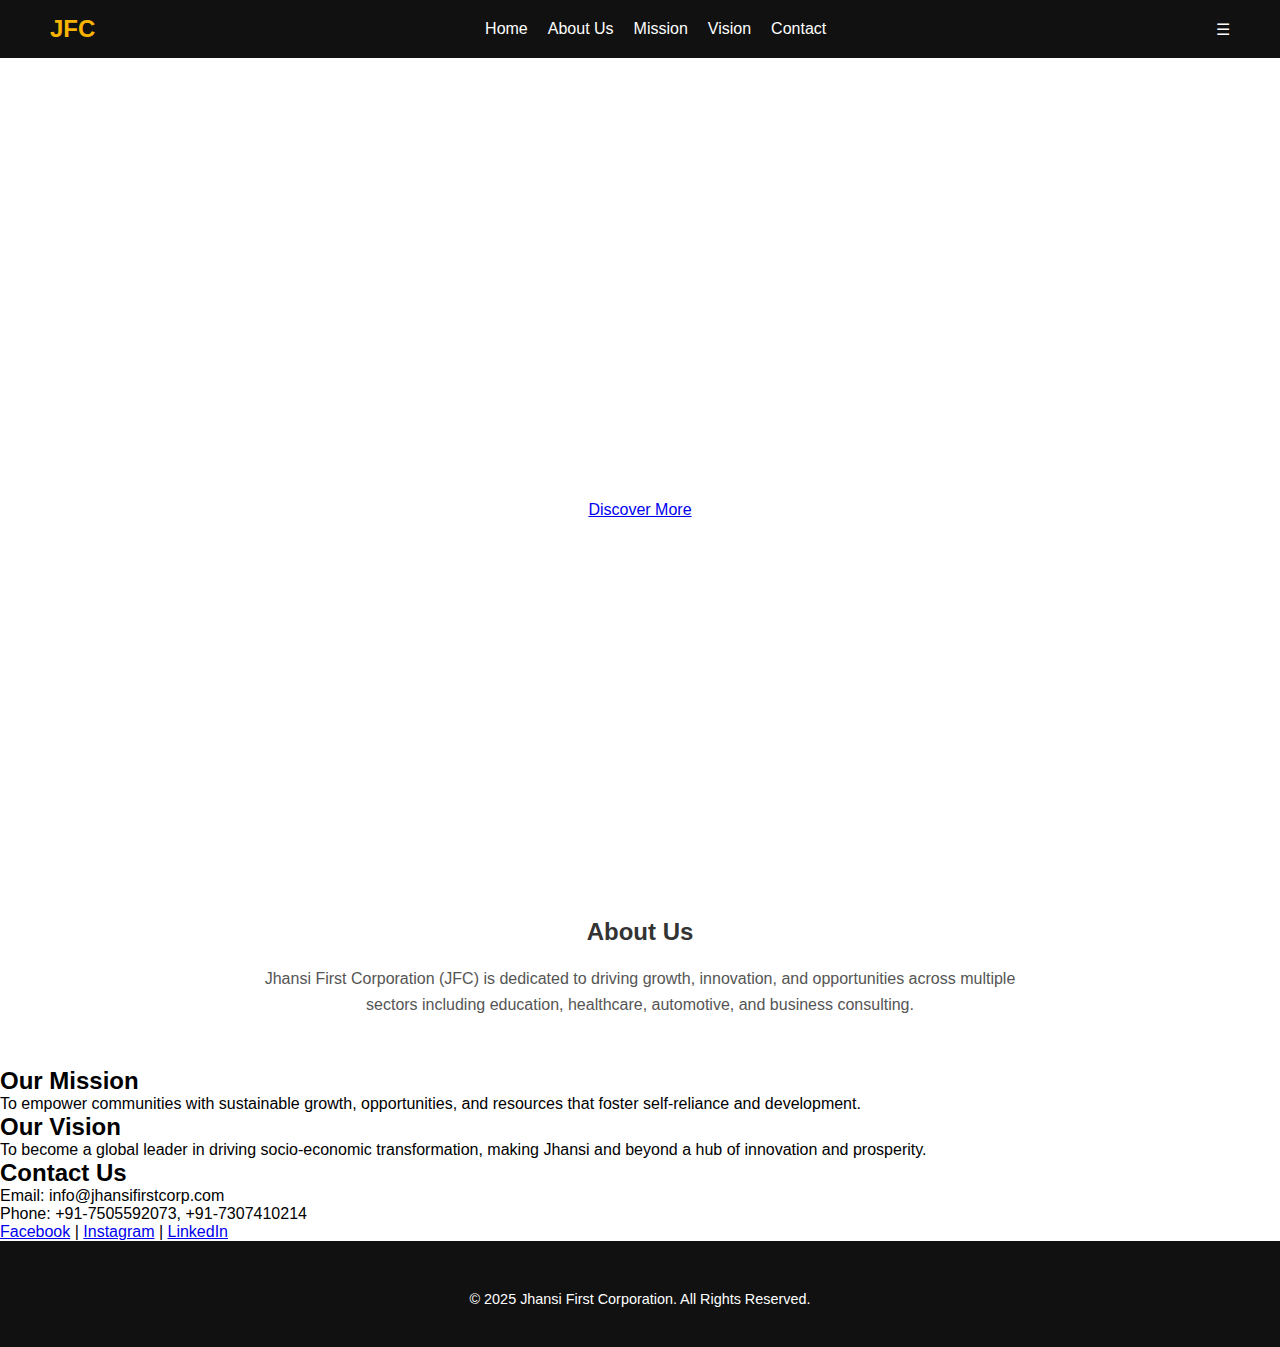
<file: JFC/Index.html>
<!DOCTYPE html>
<html lang="en">
<head>
  <meta charset="UTF-8">
  <meta name="viewport" content="width=device-width, initial-scale=1.0">
  <title>Jhansi First Corporation</title>
  <link rel="stylesheet" href="Style.css">
  <link href="https://fonts.googleapis.com/css2?family=Poppins:wght@300;500;700&display=swap" rel="stylesheet">
</head>
<body>
  <!-- Navigation Bar -->
  <header>
    <nav class="navbar">
      <div class="logo">JFC</div>
      <ul class="nav-links">
        <li><a href="#home">Home</a></li>
        <li><a href="#about">About Us</a></li>
        <li><a href="#mission">Mission</a></li>
        <li><a href="#vision">Vision</a></li>
        <li><a href="#contact">Contact</a></li>
      </ul>
      <div class="menu-toggle">&#9776;</div>
    </nav>
  </header>

  <!-- Hero Section -->
  <section id="home" class="hero">
    <div class="hero-content">
      <h1 class="fade-in">Jhansi First Corporation</h1>
      <p class="slide-up">Building a Better Future Together</p>
      <a href="#about" class="btn">Discover More</a>
    </div>
  </section>

  <!-- About Section -->
  <section id="about" class="about">
    <h2>About Us</h2>
    <p>Jhansi First Corporation (JFC) is dedicated to driving growth, innovation, and opportunities across multiple sectors including education, healthcare, automotive, and business consulting.</p>
  </section>

  <!-- Mission Section -->
  <section id="mission" class="mission">
    <h2>Our Mission</h2>
    <p>To empower communities with sustainable growth, opportunities, and resources that foster self-reliance and development.</p>
  </section>

  <!-- Vision Section -->
  <section id="vision" class="vision">
    <h2>Our Vision</h2>
    <p>To become a global leader in driving socio-economic transformation, making Jhansi and beyond a hub of innovation and prosperity.</p>
  </section>

  <!-- Contact Section -->
  <section id="contact" class="contact">
    <h2>Contact Us</h2>
    <p>Email: info@jhansifirstcorp.com</p>
    <p>Phone: +91-7505592073, +91-7307410214</p>
    <div class="social-icons">
      <a href="#">Facebook</a> |
      <a href="#">Instagram</a> |
      <a href="#">LinkedIn</a>
    </div>
  </section>

  <!-- Footer -->
  <footer>
    <p>&copy; 2025 Jhansi First Corporation. All Rights Reserved.</p>
  </footer>

  <script>
    // Toggle menu on mobile
    const menuToggle = document.querySelector('.menu-toggle');
    const navLinks = document.querySelector('.nav-links');
    menuToggle.addEventListener('click', () => {
      navLinks.classList.toggle('active');
    });
  </script>
</body>
</html>
</file>
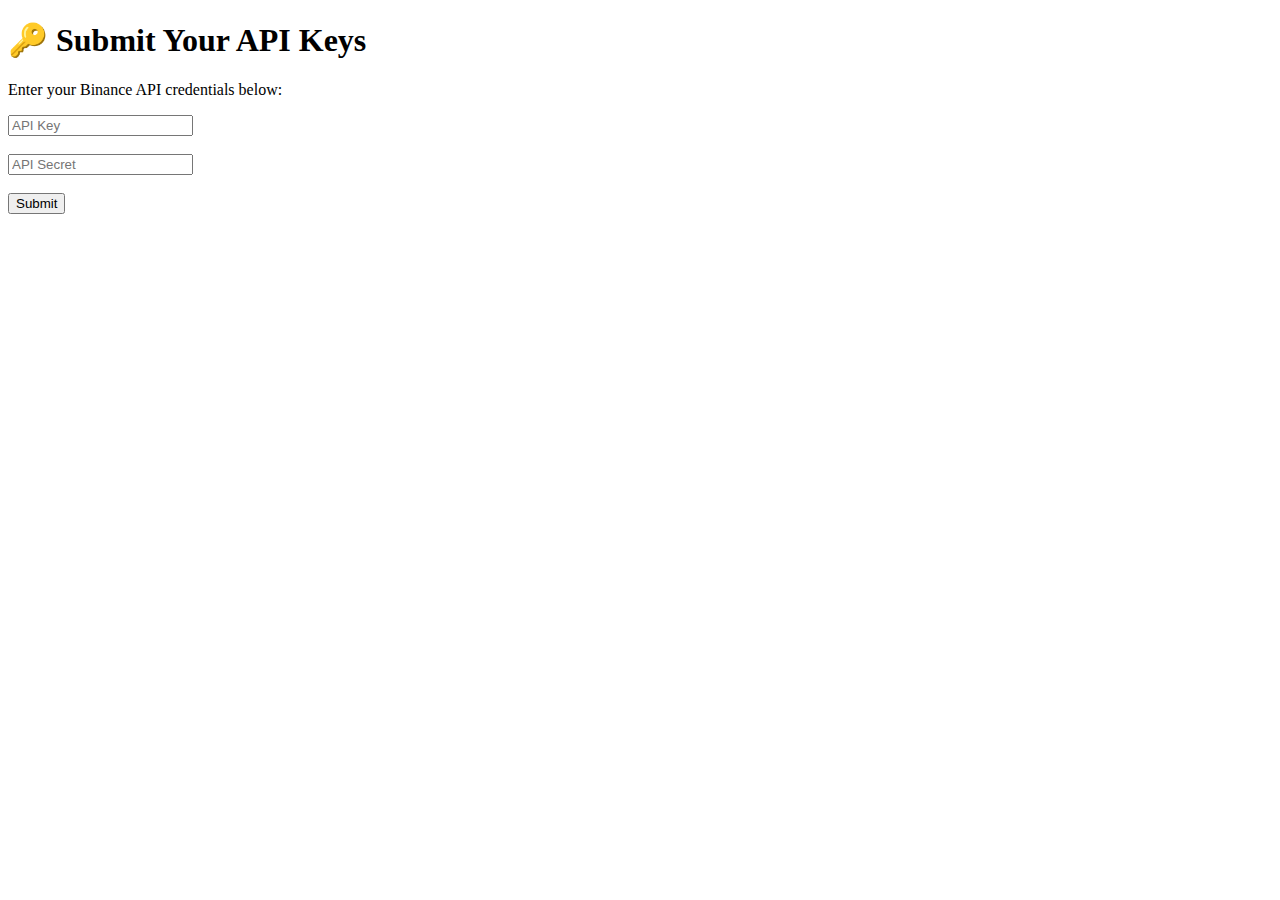
<file: BHIXU-BOT/bot-setup.html>
<!-- bot-setup.html -->
<!DOCTYPE html>
<html>
<head>
  <title>Connect Bot</title>
</head>
<body>
  <h1>🔑 Submit Your API Keys</h1>
  <p>Enter your Binance API credentials below:</p>

  <input type="text" id="apiKey" placeholder="API Key"><br><br>
  <input type="password" id="apiSecret" placeholder="API Secret"><br><br>
  <button onclick="submitApiKeys()">Submit</button>

  <p id="response"></p>

  <script src="script.js"></script>
</body>
</html>
</file>
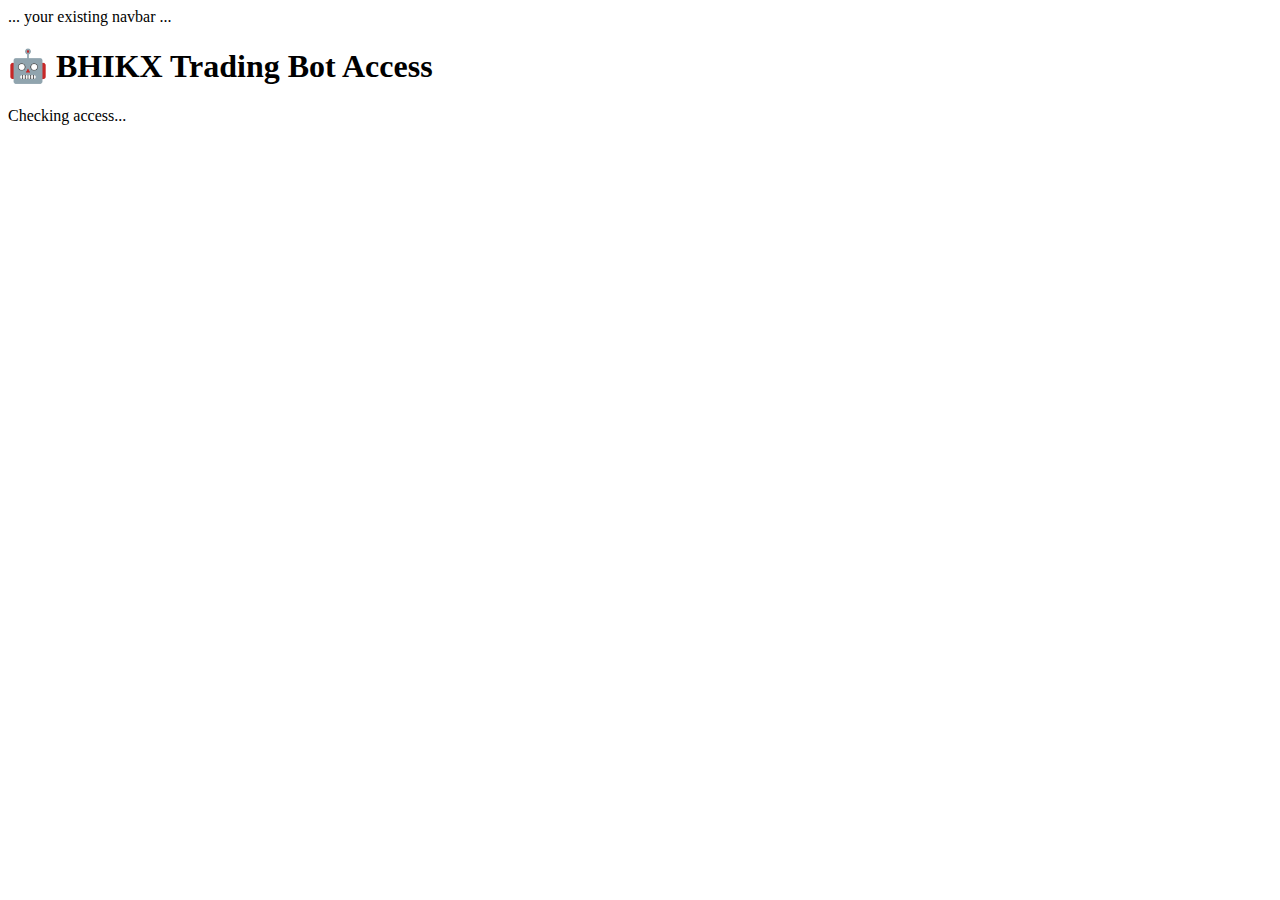
<file: BHIXU-BOT/bot.html>
<!DOCTYPE html>
<html>
<head>
  <title>BHIX Trading Bot</title>
  <link rel="stylesheet" href="style.css">
</head>
<body>
  <div id="navbar">... your existing navbar ...</div>

  <main class="bot-container">
    <h1>🤖 BHIKX Trading Bot Access</h1>
    <p id="bot-status">Checking access...</p>
    <div id="bot-key-box" style="display: none;">
      <p>Your Access Key:</p>
      <code id="bot-key"></code>
    </div>
  </main>

  <script src="script.js"></script>
</body>
</html>
</file>
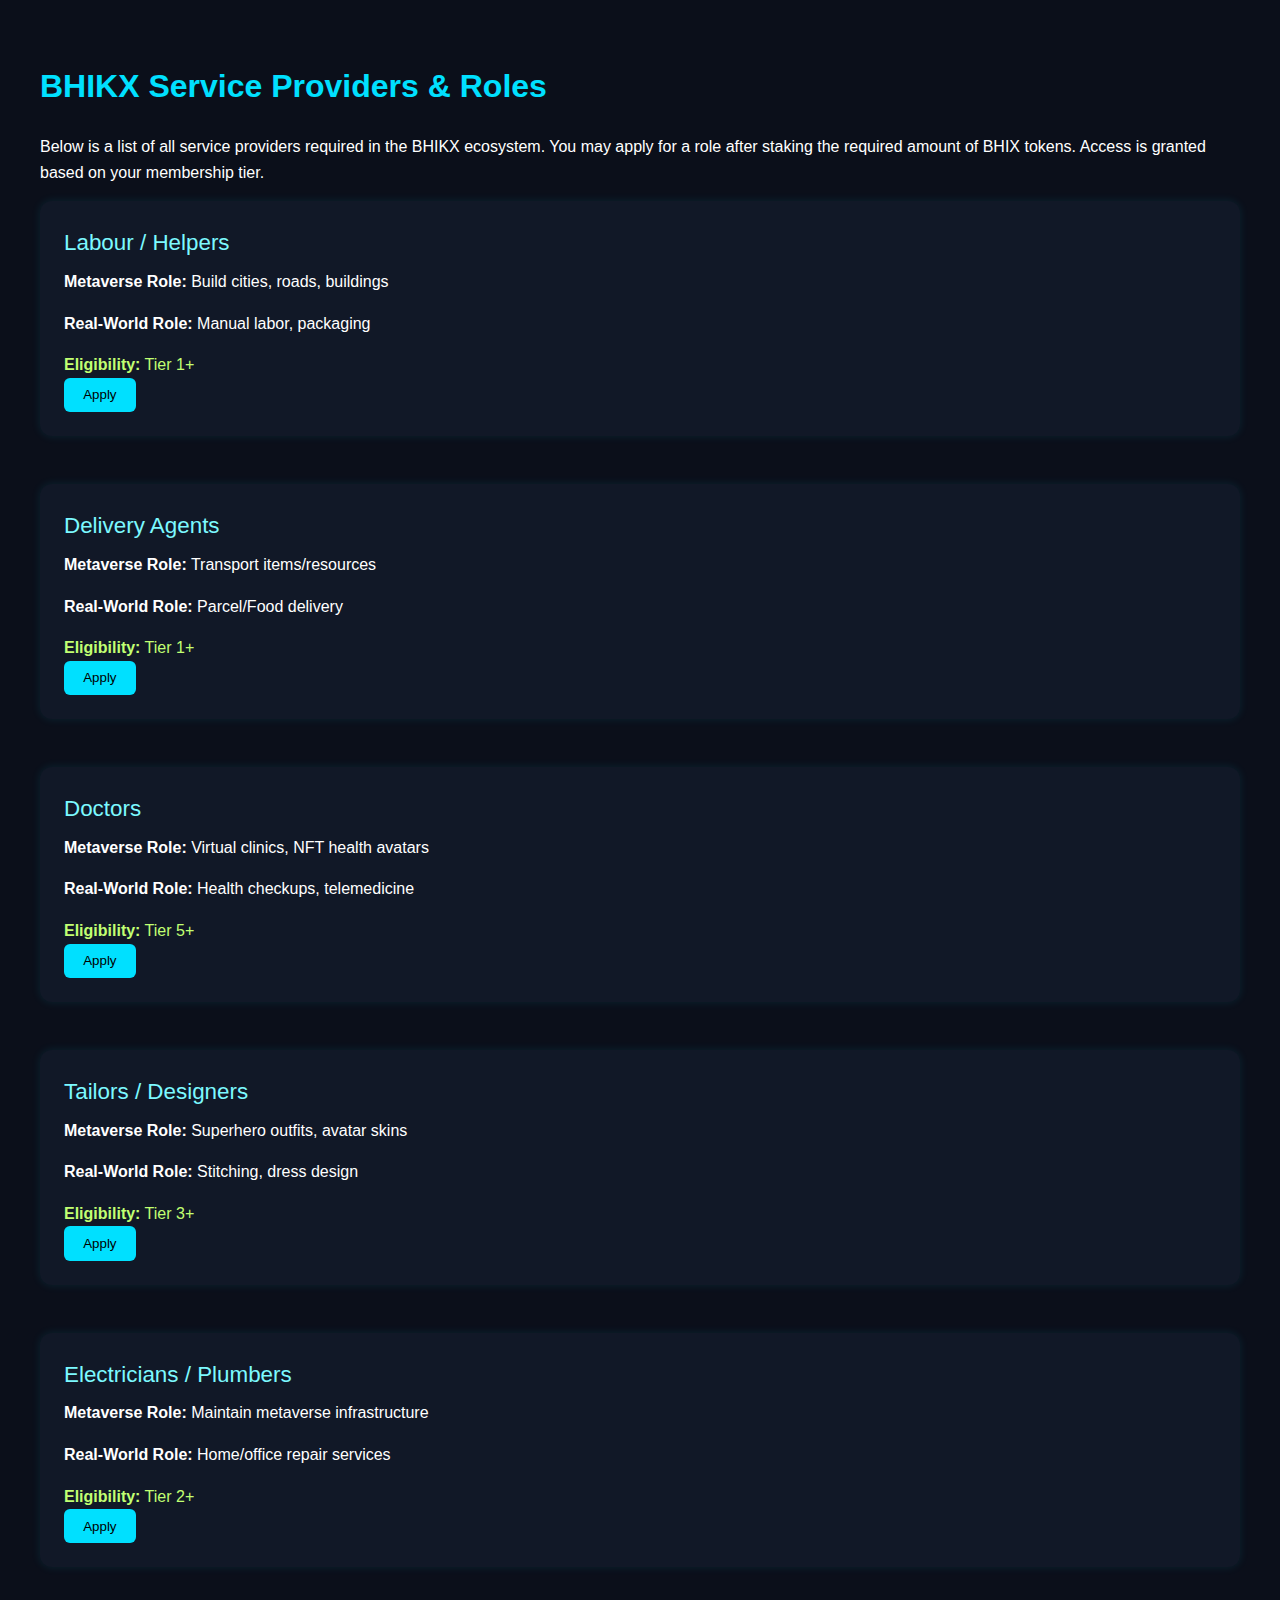
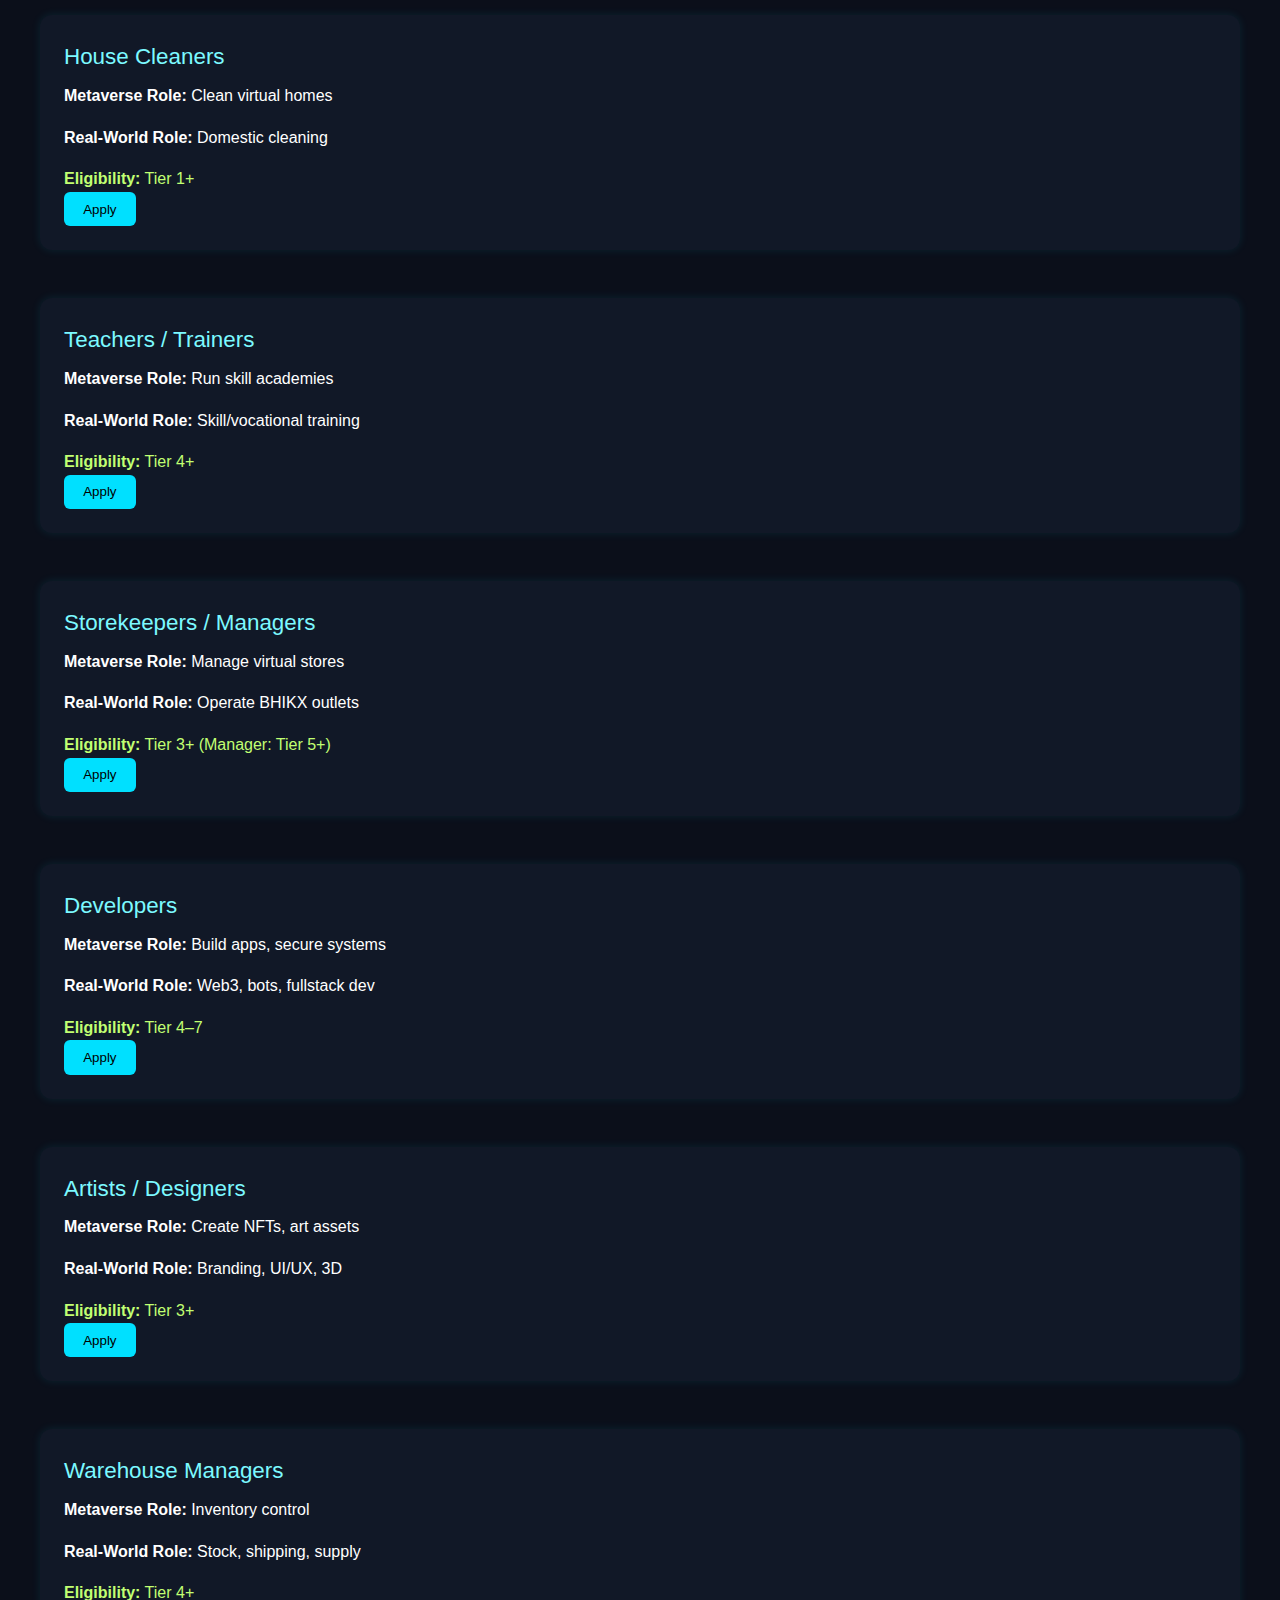
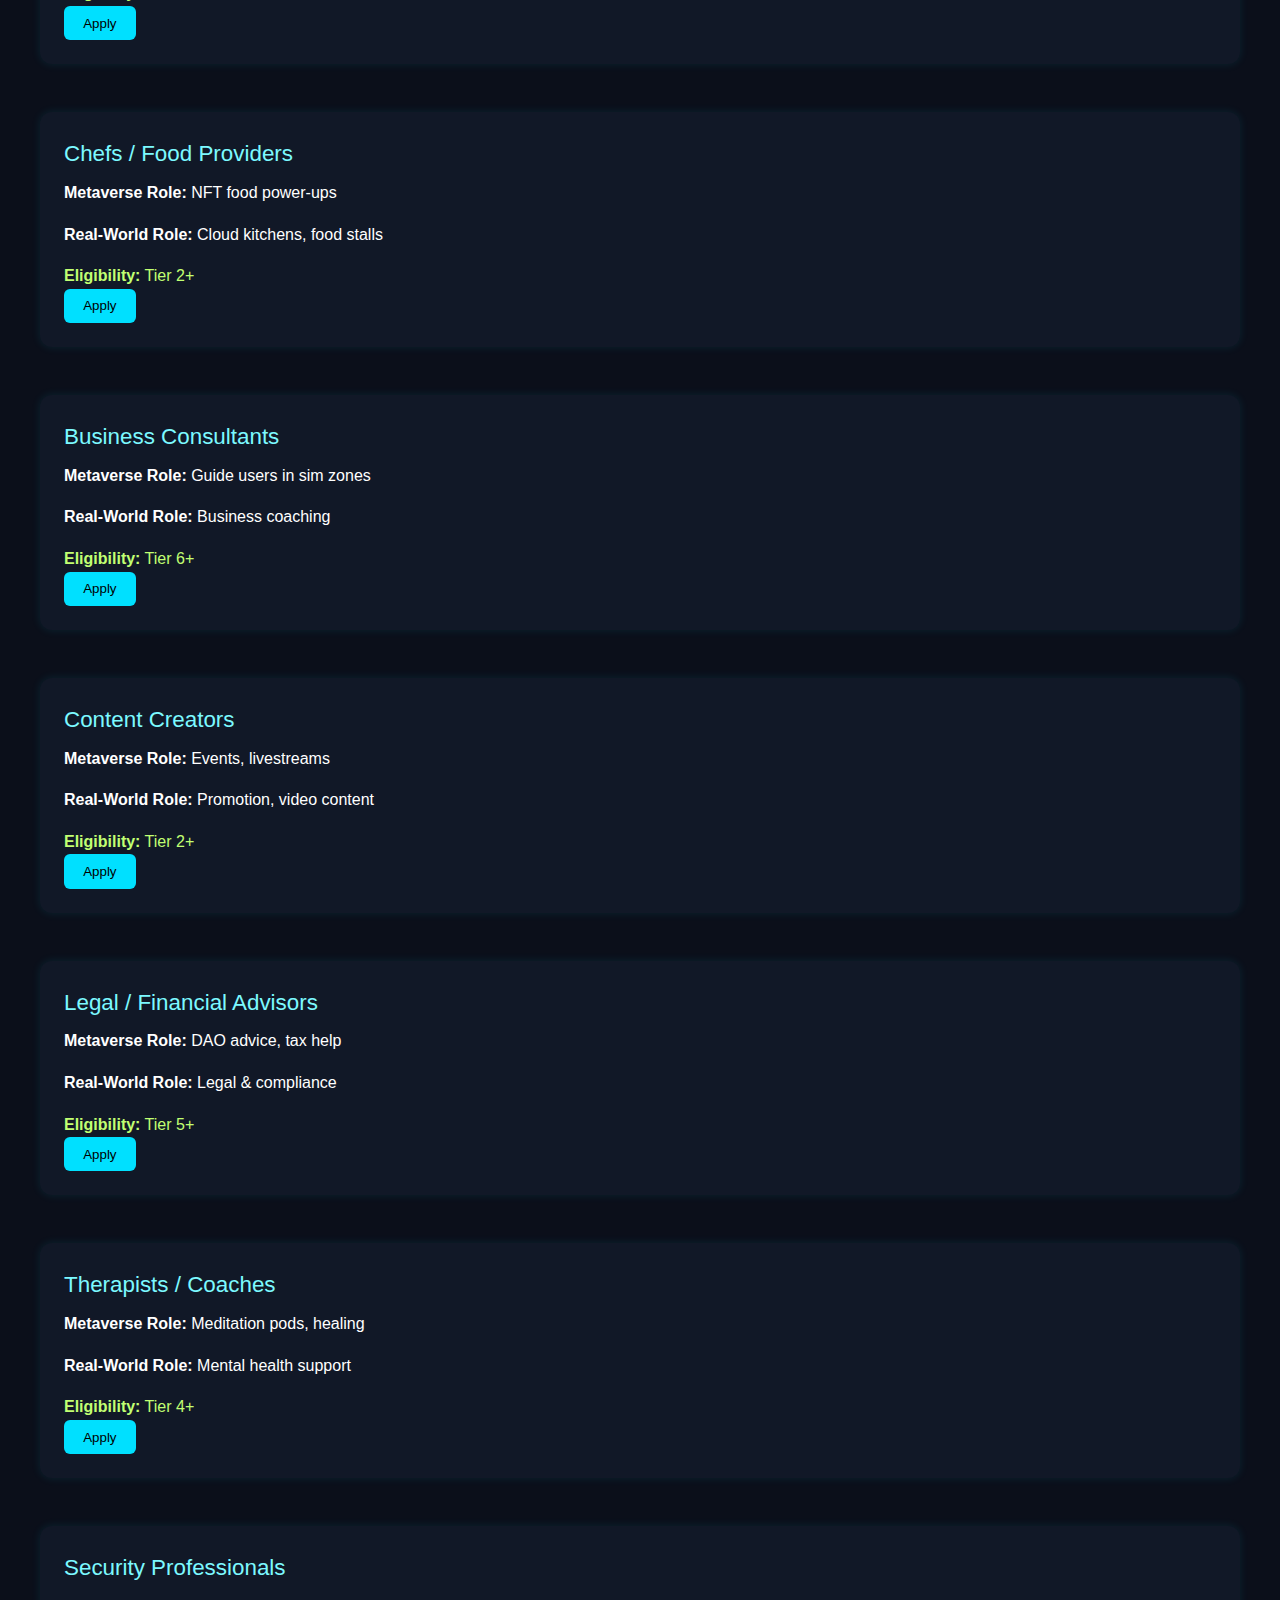
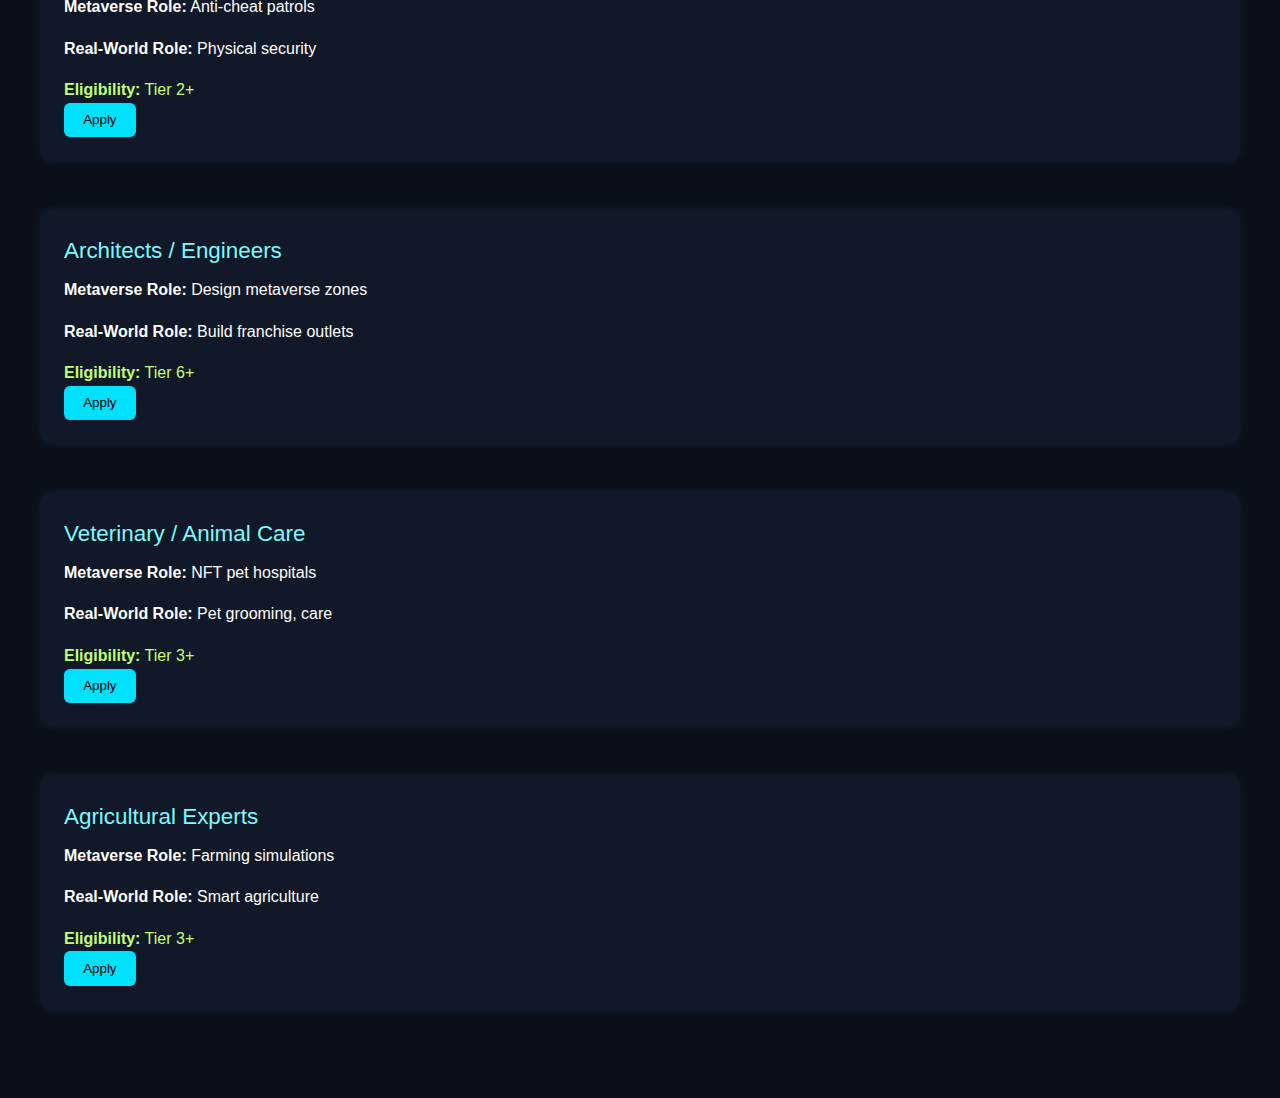
<file: jobs/jobs.html>
<!DOCTYPE html><html lang="en">
<head>
  <meta charset="UTF-8">
  <meta name="viewport" content="width=device-width, initial-scale=1.0">
  <title>BHIKX Service Providers</title>
  <link rel="stylesheet" href="style.css">
  <style>
    body {
      font-family: 'Segoe UI', sans-serif;
      background-color: #0b0f1a;
      color: #fff;
      line-height: 1.6;
      padding: 2rem;
    }
    h1, h2 {
      color: #00e0ff;
    }
    .provider-section {
      margin-bottom: 3rem;
      background: #111827;
      padding: 1.5rem;
      border-radius: 12px;
      box-shadow: 0 0 10px rgba(0, 224, 255, 0.1);
    }
    .role-title {
      font-size: 1.4rem;
      margin-bottom: 0.5rem;
      color: #7cf9ff;
    }
    .role-detail {
      margin-bottom: 1rem;
    }
    .eligibility {
      color: #c1ff72;
    }
    .apply-button {
      background: #00e0ff;
      color: #000;
      border: none;
      padding: 0.6rem 1.2rem;
      border-radius: 6px;
      cursor: pointer;
    }
    .apply-button:hover {
      background: #00bcd4;
    }
  </style>
</head>
<body>
  <h1>BHIKX Service Providers & Roles</h1>
  <p>Below is a list of all service providers required in the BHIKX ecosystem. You may apply for a role after staking the required amount of BHIX tokens. Access is granted based on your membership tier.</p>  <div id="provider-list"></div>  <script>
    const providers = [
      { role: "Labour / Helpers", metaverse: "Build cities, roads, buildings", realworld: "Manual labor, packaging", tier: "Tier 1+" },
      { role: "Delivery Agents", metaverse: "Transport items/resources", realworld: "Parcel/Food delivery", tier: "Tier 1+" },
      { role: "Doctors", metaverse: "Virtual clinics, NFT health avatars", realworld: "Health checkups, telemedicine", tier: "Tier 5+" },
      { role: "Tailors / Designers", metaverse: "Superhero outfits, avatar skins", realworld: "Stitching, dress design", tier: "Tier 3+" },
      { role: "Electricians / Plumbers", metaverse: "Maintain metaverse infrastructure", realworld: "Home/office repair services", tier: "Tier 2+" },
      { role: "House Cleaners", metaverse: "Clean virtual homes", realworld: "Domestic cleaning", tier: "Tier 1+" },
      { role: "Teachers / Trainers", metaverse: "Run skill academies", realworld: "Skill/vocational training", tier: "Tier 4+" },
      { role: "Storekeepers / Managers", metaverse: "Manage virtual stores", realworld: "Operate BHIKX outlets", tier: "Tier 3+ (Manager: Tier 5+)" },
      { role: "Developers", metaverse: "Build apps, secure systems", realworld: "Web3, bots, fullstack dev", tier: "Tier 4–7" },
      { role: "Artists / Designers", metaverse: "Create NFTs, art assets", realworld: "Branding, UI/UX, 3D", tier: "Tier 3+" },
      { role: "Warehouse Managers", metaverse: "Inventory control", realworld: "Stock, shipping, supply", tier: "Tier 4+" },
      { role: "Chefs / Food Providers", metaverse: "NFT food power-ups", realworld: "Cloud kitchens, food stalls", tier: "Tier 2+" },
      { role: "Business Consultants", metaverse: "Guide users in sim zones", realworld: "Business coaching", tier: "Tier 6+" },
      { role: "Content Creators", metaverse: "Events, livestreams", realworld: "Promotion, video content", tier: "Tier 2+" },
      { role: "Legal / Financial Advisors", metaverse: "DAO advice, tax help", realworld: "Legal & compliance", tier: "Tier 5+" },
      { role: "Therapists / Coaches", metaverse: "Meditation pods, healing", realworld: "Mental health support", tier: "Tier 4+" },
      { role: "Security Professionals", metaverse: "Anti-cheat patrols", realworld: "Physical security", tier: "Tier 2+" },
      { role: "Architects / Engineers", metaverse: "Design metaverse zones", realworld: "Build franchise outlets", tier: "Tier 6+" },
      { role: "Veterinary / Animal Care", metaverse: "NFT pet hospitals", realworld: "Pet grooming, care", tier: "Tier 3+" },
      { role: "Agricultural Experts", metaverse: "Farming simulations", realworld: "Smart agriculture", tier: "Tier 3+" },
    ];

    const container = document.getElementById("provider-list");
    providers.forEach(({ role, metaverse, realworld, tier }) => {
      container.innerHTML += `
        <div class="provider-section">
          <div class="role-title">${role}</div>
          <div class="role-detail"><strong>Metaverse Role:</strong> ${metaverse}</div>
          <div class="role-detail"><strong>Real-World Role:</strong> ${realworld}</div>
          <div class="eligibility"><strong>Eligibility:</strong> ${tier}</div>
          <button class="apply-button" onclick="alert('Please connect wallet and stake required BHIX to apply.')">Apply</button>
        </div>
      `;
    });
  </script></body>
</html>
</file>
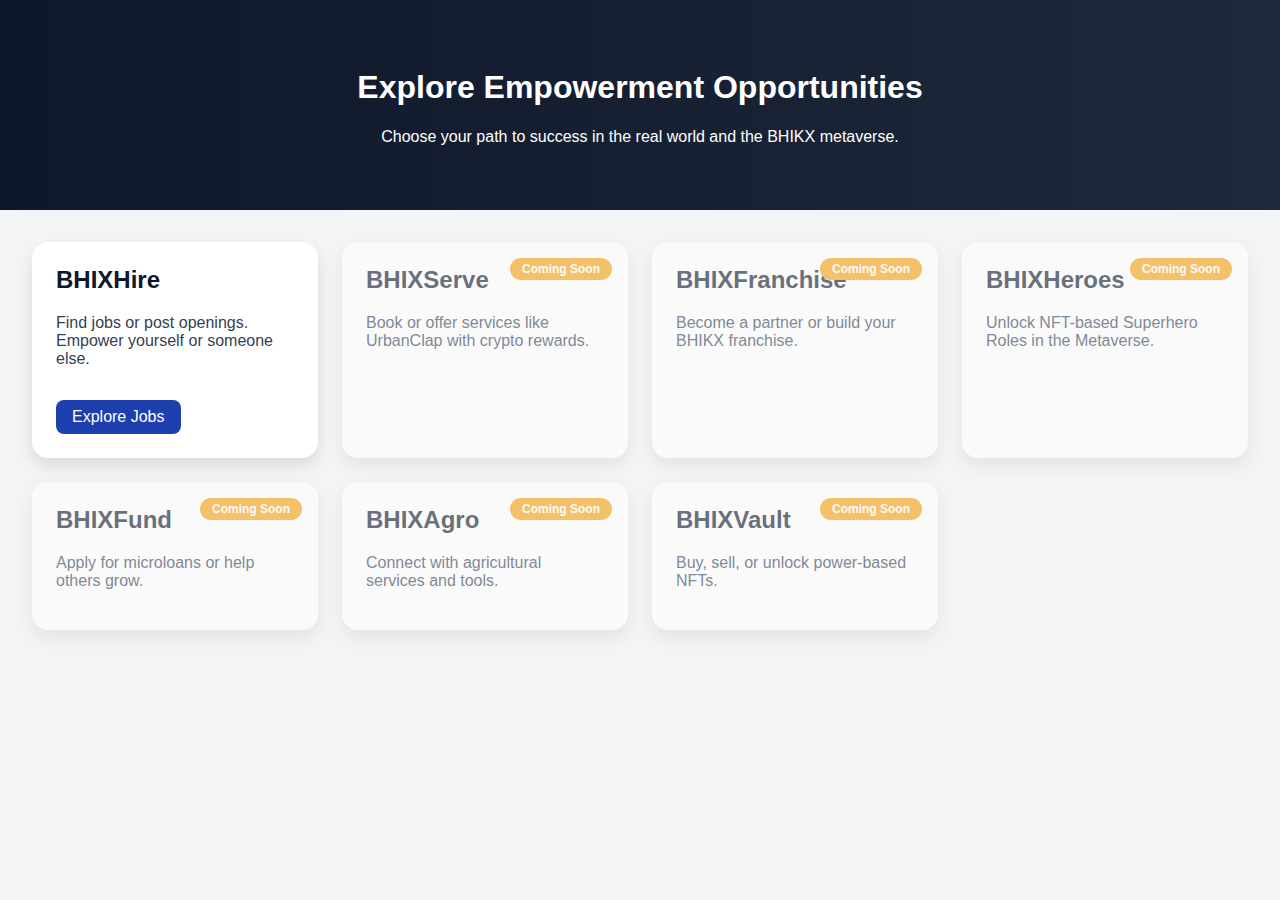
<file: opportunities/opportunities.html>
<!-- opportunities.html -->
<!DOCTYPE html>
<html lang="en">
<head>
  <meta charset="UTF-8" />
  <meta name="viewport" content="width=device-width, initial-scale=1.0"/>
  <title>BHIX Opportunities</title>
  <link rel="stylesheet" href="opportunities.css" />
</head>
<body>
  <section class="hero">
    <h1>Explore Empowerment Opportunities</h1>
    <p>Choose your path to success in the real world and the BHIKX metaverse.</p>
  </section>

  <section class="grid-container">
    <!-- BHIXHire (Jobs) -->
    <div class="tile">
      <h2>BHIXHire</h2>
      <p>Find jobs or post openings. Empower yourself or someone else.</p>
      <a href="jobportal.html" class="btn">Explore Jobs</a>
    </div>

    <!-- Coming Soon Tiles -->
    <div class="tile coming-soon">
      <h2>BHIXServe</h2>
      <p>Book or offer services like UrbanClap with crypto rewards.</p>
      <span class="coming-badge">Coming Soon</span>
    </div>

    <div class="tile coming-soon">
      <h2>BHIXFranchise</h2>
      <p>Become a partner or build your BHIKX franchise.</p>
      <span class="coming-badge">Coming Soon</span>
    </div>

    <div class="tile coming-soon">
      <h2>BHIXHeroes</h2>
      <p>Unlock NFT-based Superhero Roles in the Metaverse.</p>
      <span class="coming-badge">Coming Soon</span>
    </div>

    <div class="tile coming-soon">
      <h2>BHIXFund</h2>
      <p>Apply for microloans or help others grow.</p>
      <span class="coming-badge">Coming Soon</span>
    </div>

    <div class="tile coming-soon">
      <h2>BHIXAgro</h2>
      <p>Connect with agricultural services and tools.</p>
      <span class="coming-badge">Coming Soon</span>
    </div>

    <div class="tile coming-soon">
      <h2>BHIXVault</h2>
      <p>Buy, sell, or unlock power-based NFTs.</p>
      <span class="coming-badge">Coming Soon</span>
    </div>
  </section>
</body>
</html>
</file>
<file: BHIXU-BOT/style.css>

</file>
<file: jobs/style.css>
.jobs-section {
  padding: 2rem;
  background: #f5f5f5;
}

.job-card {
  border: 1px solid #ddd;
  border-radius: 10px;
  padding: 1rem;
  margin-bottom: 1rem;
  background: white;
  transition: transform 0.3s ease;
}

.job-card:hover {
  transform: scale(1.02);
  box-shadow: 0 4px 10px rgba(0,0,0,0.1);
}
</file>
<file: opportunities/opportunities.css>
body {
  margin: 0;
  font-family: 'Segoe UI', sans-serif;
  background: #f3f4f6;
}

.hero {
  text-align: center;
  padding: 3rem 1rem;
  background: linear-gradient(to right, #0f172a, #1e293b);
  color: white;
}

.grid-container {
  display: grid;
  grid-template-columns: repeat(auto-fit, minmax(260px, 1fr));
  gap: 1.5rem;
  padding: 2rem;
}

.tile {
  background: white;
  padding: 1.5rem;
  border-radius: 1rem;
  box-shadow: 0 8px 16px rgba(0,0,0,0.1);
  position: relative;
  transition: transform 0.3s ease;
}

.tile:hover {
  transform: translateY(-5px);
}

.tile h2 {
  margin-top: 0;
  color: #0f172a;
}

.tile p {
  color: #334155;
}

.btn {
  display: inline-block;
  margin-top: 1rem;
  padding: 0.5rem 1rem;
  background: #1e40af;
  color: white;
  border-radius: 0.5rem;
  text-decoration: none;
  transition: background 0.3s;
}

.btn:hover {
  background: #1d4ed8;
}

.coming-soon {
  opacity: 0.6;
  pointer-events: none;
}

.coming-badge {
  position: absolute;
  top: 1rem;
  right: 1rem;
  background: #f59e0b;
  color: white;
  padding: 0.25rem 0.75rem;
  border-radius: 1rem;
  font-size: 0.75rem;
  font-weight: bold;
}
</file>
<file: JFC/Style.css>
/* General Reset */
* {
  margin: 0;
  padding: 0;
  box-sizing: border-box;
  font-family: Arial, sans-serif;
}

/* Navbar */
.navbar {
  background: #111;
  display: flex;
  justify-content: space-between;
  align-items: center;
  padding: 15px 50px;
  color: #fff;
}
.navbar .logo {
  font-size: 24px;
  font-weight: bold;
  color: #f8b400;
}
.nav-links {
  list-style: none;
  display: flex;
  gap: 20px;
}
.nav-links li a {
  color: #fff;
  text-decoration: none;
  transition: 0.3s;
}
.nav-links li a:hover {
  color: #f8b400;
}

/* Hero */
.hero {
  background: url("https://source.unsplash.com/1600x800/?corporate,team") center/cover no-repeat;
  height: 90vh;
  display: flex;
  justify-content: center;
  align-items: center;
  color: #fff;
  text-align: center;
}
.hero h1 {
  font-size: 3rem;
  margin-bottom: 15px;
}
.hero p {
  font-size: 1.3rem;
}

/* Slider */
.slider {
  position: relative;
  height: 60vh;
  overflow: hidden;
}
.slides {
  width: 100%;
  height: 100%;
  position: relative;
}
.slide {
  position: absolute;
  top: 0; left: 0;
  width: 100%; height: 100%;
  background-size: cover;
  background-position: center;
  opacity: 0;
  transition: opacity 1s ease-in-out;
}
.slide.active {
  opacity: 1;
}
.slide-text {
  position: absolute;
  bottom: 20%;
  left: 50%;
  transform: translateX(-50%);
  background: rgba(0,0,0,0.5);
  padding: 15px 25px;
  color: #fff;
  font-size: 1.5rem;
  border-radius: 8px;
}

/* About */
.about {
  padding: 50px;
  text-align: center;
}
.about h2 {
  margin-bottom: 20px;
  color: #333;
}
.about p {
  max-width: 800px;
  margin: auto;
  line-height: 1.6;
  color: #555;
}

/* Cards */
.cards {
  display: flex;
  justify-content: center;
  gap: 30px;
  padding: 50px;
}
.card {
  background: #f8f8f8;
  padding: 30px;
  border-radius: 10px;
  width: 40%;
  box-shadow: 0 5px 15px rgba(0,0,0,0.1);
  transition: 0.3s;
}
.card:hover {
  transform: scale(1.05);
}
.card h3 {
  margin-bottom: 15px;
  color: #111;
}
.card p {
  color: #555;
  line-height: 1.6;
}

/* Footer */
footer {
  background: #111;
  color: #fff;
  text-align: center;
  padding: 40px 20px;
}
footer h2 {
  margin-bottom: 15px;
}
footer .socials {
  margin: 15px 0;
}
footer .socials a {
  color: #f8b400;
  margin: 0 10px;
  font-size: 1.5rem;
  transition: 0.3s;
}
footer .socials a:hover {
  color: #fff;
}
footer p {
  margin-top: 10px;
  font-size: 0.9rem;
}
</file>
